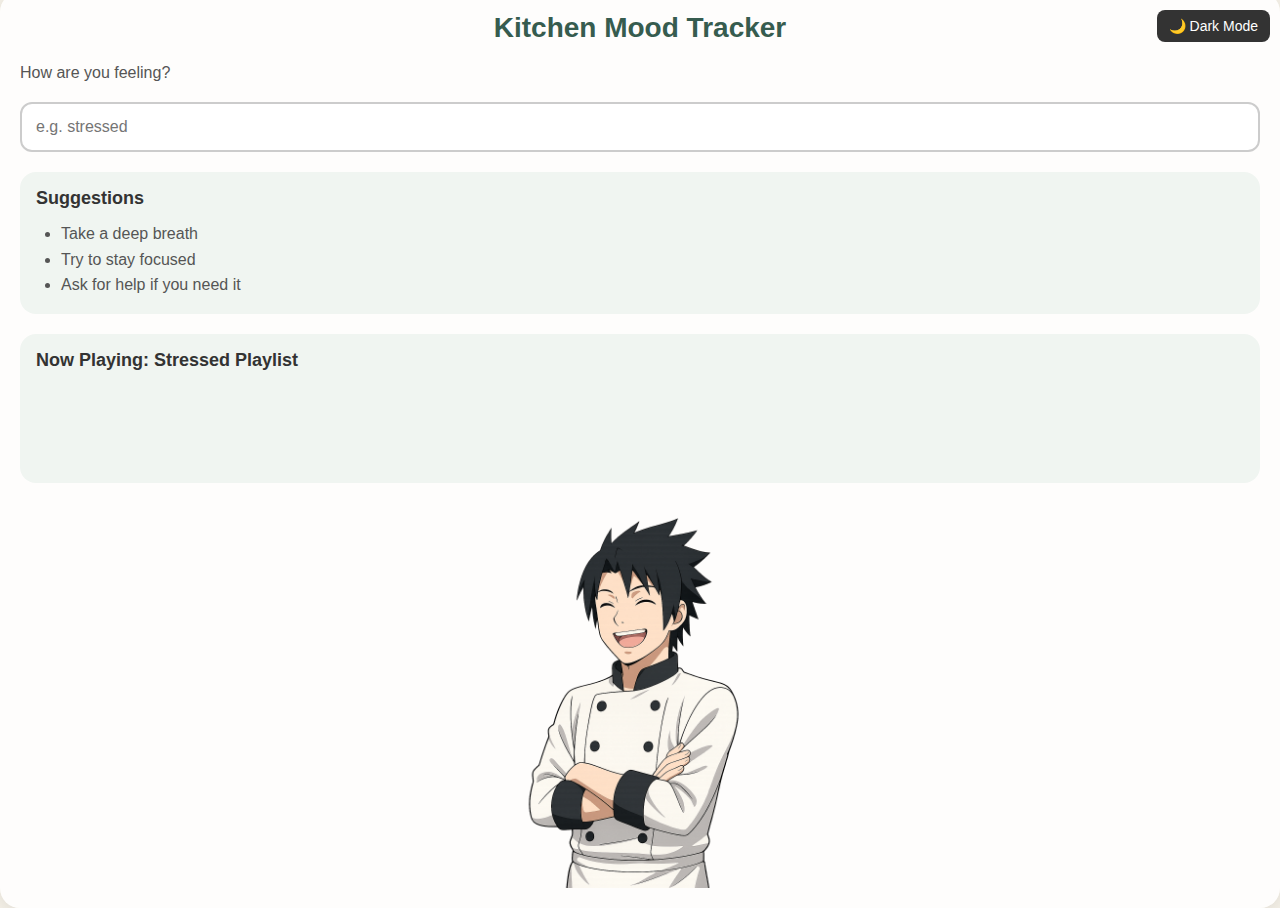
<file: index.html>
<!DOCTYPE html>
<html lang="en">
<head>
  <meta charset="UTF-8" />
  <meta name="viewport" content="width=device-width, initial-scale=1.0" />
  <title>Kitchen Mood Tracker</title>
  <link rel="stylesheet" href="style.css" />
</head>
<body>
 <button id="darkModeToggle">🌙 Dark Mode</button>
  <div class="container">
    <div class="left-panel">
      <h1>Kitchen Mood Tracker</h1>
      <label for="moodInput">How are you feeling?</label>
      <input type="text" id="moodInput" placeholder="e.g. stressed" />
      
      <div class="suggestions-box">
        <h3>Suggestions</h3>
        <ul id="suggestionsList">
          <li>Take a deep breath</li>
          <li>Try to stay focused</li>
          <li>Ask for help if you need it</li>
        </ul>
      </div>

      <div class="music-player">
        <h3 class="song-title" id="songTitle">Now Playing..!</h3>
        <iframe id="spotifyPlayer"
          src="https://open.spotify.com/playlist/5jiVAt7yCJIWhGlZyGze3D"
          width="100%"
          height="152"
          frameborder="0"
          allowtransparency="true"
          allow="autoplay; clipboard-write; encrypted-media; fullscreen; picture-in-picture">
        </iframe>
      </div>
    </div>

    <div class="right-panel">
      <img src="happy.png" alt="Chef Image" />
    </div>
  </div>
  <script src="script.js"></script>
</body>
</html>
</file>
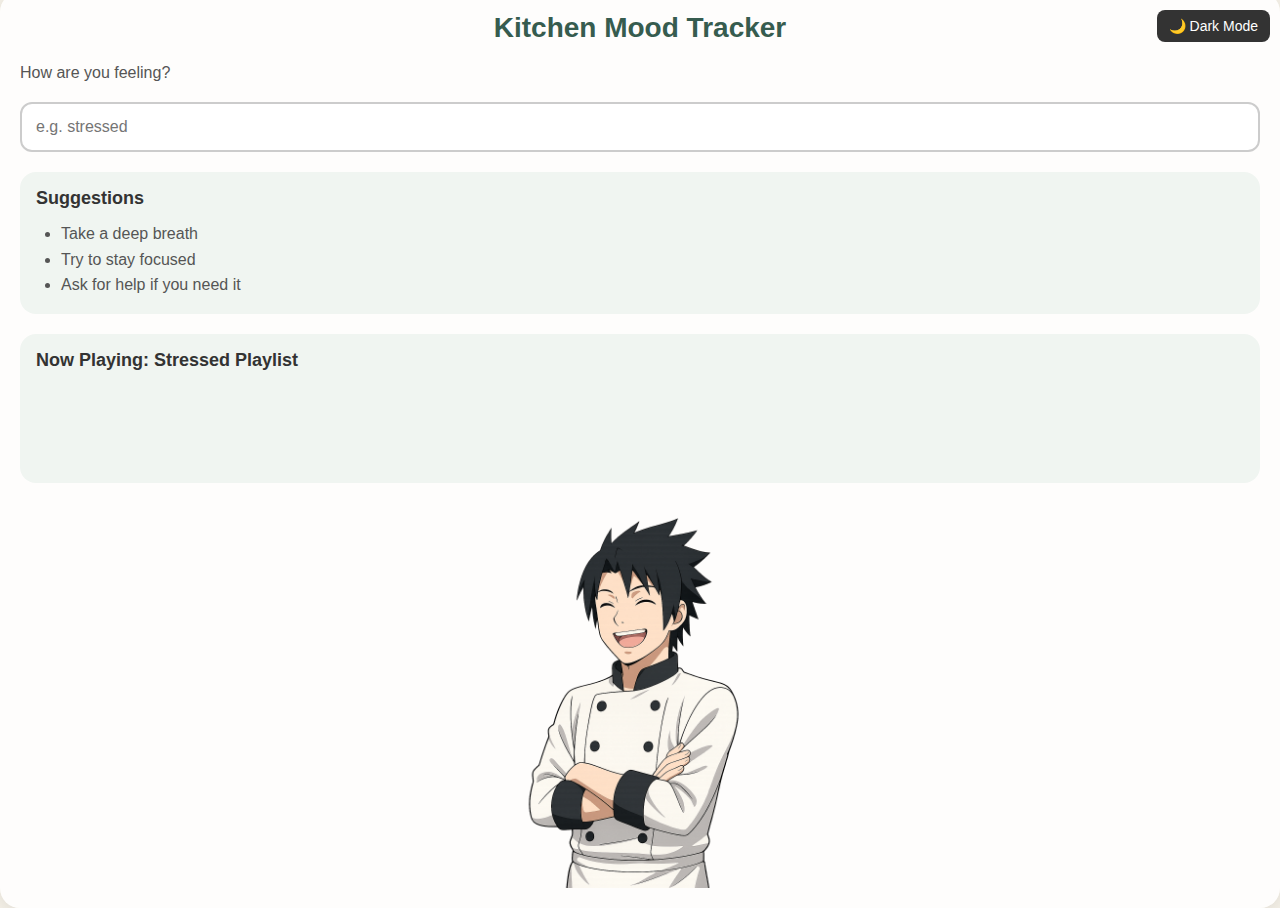
<file: index1.html>
<!DOCTYPE html>
<html lang="en">
<head>
  <meta charset="UTF-8" />
  <meta name="viewport" content="width=device-width, initial-scale=1.0" />
  <title>Kitchen Mood Tracker</title>
  <link rel="stylesheet" href="style.css" />
</head>
<body>
 <button id="darkModeToggle">🌙 Dark Mode</button>
  <div class="container">
    <div class="left-panel">
      <h1>Kitchen Mood Tracker</h1>
      <label for="moodInput">How are you feeling?</label>
      <input type="text" id="moodInput" placeholder="e.g. stressed" />
      
      <div class="suggestions-box">
        <h3>Suggestions</h3>
        <ul id="suggestionsList">
          <li>Take a deep breath</li>
          <li>Try to stay focused</li>
          <li>Ask for help if you need it</li>
        </ul>
      </div>

      <div class="music-player">
        <h3 class="song-title" id="songTitle">Now Playing..!</h3>
        <iframe id="spotifyPlayer"
          src="https://open.spotify.com/playlist/5jiVAt7yCJIWhGlZyGze3D"
          width="100%"
          height="80"
          frameborder="0"
          allowtransparency="true"
          allow="autoplay; clipboard-write; encrypted-media; fullscreen; picture-in-picture">
        </iframe>
      </div>
    </div>

    <div class="right-panel">
      <img src="happy.png" alt="Chef Image" />
    </div>
  </div>
  <script src="script.js"></script>
</body>
</html>
</file>
<file: style.css>
/* Base Reset and Font */
* {
  margin: 0;
  padding: 0;
  box-sizing: border-box;
  font-family: 'Segoe UI', Tahoma, Geneva, Verdana, sans-serif;
}

/* Light Mode Styles */
body {
  background-color: #f6f2e9;
  display: flex;
  justify-content: center;
  align-items: center;
  height: 100vh;
  transition: background-color 0.3s, color 0.3s;
}

.container {
  display: flex;
  background-color: #ffffffd6;
  padding: 40px;
  border-radius: 20px;
  box-shadow: 0 4px 20px rgba(0, 0, 0, 0.1);
  gap: 60px;
  align-items: center;
  max-width: 1200px;
  width: 90%;
  transition: background-color 0.3s;
}

.left-panel {
  display: flex;
  flex-direction: column;
  gap: 30px;
  max-width: 550px;
  flex: 1;
}

.left-panel h1 {
  font-size: 36px;
  font-weight: bold;
  color: #365c4f;
}

.left-panel label {
  font-size: 20px;
  color: #555;
}

#moodInput {
  padding: 14px;
  font-size: 20px;
  border-radius: 12px;
  border: 2px solid #ccc;
  width: 100%;
}

.suggestions-box,
.music-player {
  background-color: #f0f5f1;
  border-radius: 16px;
  padding: 20px 25px;
  font-size: 18px;
  transition: background-color 0.3s;
}

.suggestions-box h3,
.music-player .song-title {
  font-size: 22px;
  margin-bottom: 12px;
  color: #333;
}

.suggestions-box ul {
  list-style-type: disc;
  padding-left: 25px;
  color: #555;
  line-height: 1.6;
}

.controls {
  display: flex;
  gap: 25px;
  font-size: 26px;
  justify-content: center;
  margin-bottom: 14px;
}

.timeline {
  display: flex;
  align-items: center;
  justify-content: space-between;
}

.timeline input[type="range"] {
  flex: 1;
  margin: 0 15px;
}

.right-panel img {
  width: 300px;
  height: auto;
  border-radius: 12px;
}

/* ----------------------------------- */
/* DARK MODE STYLES                    */
/* ----------------------------------- */

body.dark-mode {
  background-color: #1e1e1e;
  color: #e0e0e0;
}

body.dark-mode .container {
  background-color: #2a2a2ae0;
  box-shadow: 0 4px 20px rgba(255, 255, 255, 0.1);
}

body.dark-mode .left-panel h1,
body.dark-mode label,
body.dark-mode .suggestions-box h3,
body.dark-mode .music-player .song-title {
  color: #ffffff;
}

body.dark-mode .suggestions-box,
body.dark-mode .music-player {
  background-color: #3a3a3a;
  color: #e0e0e0;
}

body.dark-mode input#moodInput {
  background-color: #444;
  color: #fff;
  border: 1px solid #666;
}

body.dark-mode .suggestions-box ul {
  color: #ccc;
}

/* ----------------------------------- */
/* DARK MODE TOGGLE BUTTON             */
/* ----------------------------------- */

#darkModeToggle {
  position: absolute;
  top: 20px;
  right: 20px;
  padding: 10px 16px;
  font-size: 16px;
  border: none;
  border-radius: 8px;
  background-color: #333;
  color: #fff;
  cursor: pointer;
  z-index: 10;
  transition: background-color 0.3s, color 0.3s;
}

#darkModeToggle:hover {
  background-color: #444;
}

.music-player iframe {
  width: 100%;
  max-width: 500px;
  height: 80px;
  border-radius: 12px;
}



/* ----------------------------------- */
/* RESPONSIVE DESIGN FOR MOBILE VIEW   */
/* ----------------------------------- */

@media (max-width: 768px) {
  .music-player iframe {
    height: 152px;
  }
}

  .container {
    flex-direction: column;
    padding: 20px;
    gap: 30px;
    width: 100%;
    max-width: 100%;
  }

  .left-panel {
    width: 100%;
    max-width: 100%;
    gap: 20px;
  }

  .left-panel h1 {
    font-size: 28px;
    text-align: center;
  }

  .left-panel label,
  #moodInput,
  .suggestions-box,
  .music-player {
    font-size: 16px;
  }

  .suggestions-box,
  .music-player {
    padding: 16px;
  }

  .suggestions-box h3,
  .music-player .song-title {
    font-size: 18px;
  }

  .right-panel {
    width: 100%;
    display: flex;
    justify-content: center;
  }

  .right-panel img {
    width: 80%;
    max-width: 250px;
  }

  #darkModeToggle {
    top: 10px;
    right: 10px;
    padding: 8px 12px;
    font-size: 14px;
  }
}
</file>
